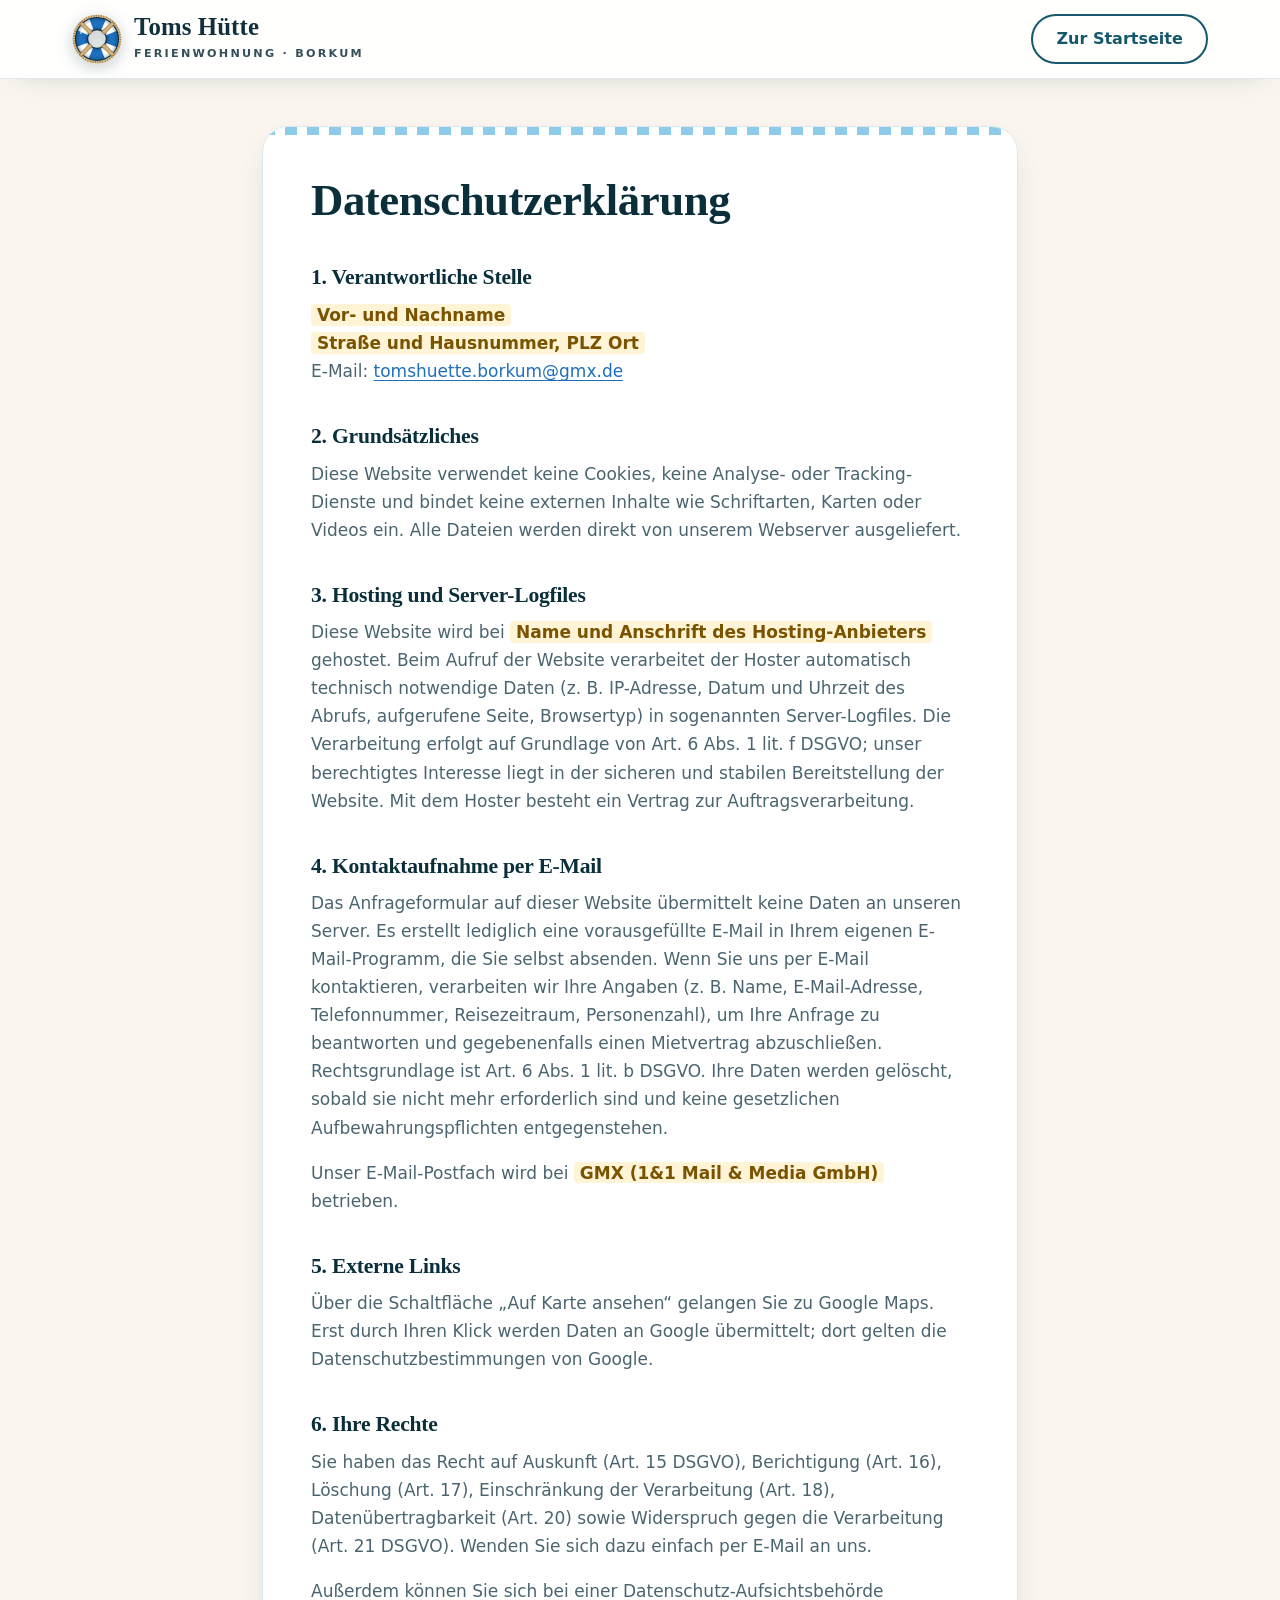
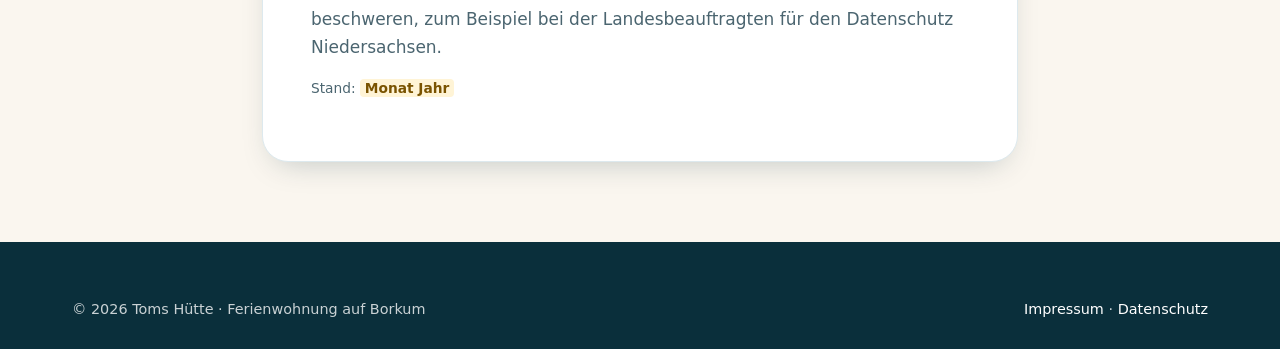
<file: datenschutz.html>
<!doctype html>
<html lang="de">
<head>
  <meta charset="utf-8">
  <meta name="viewport" content="width=device-width, initial-scale=1">
  <title>Datenschutz – Toms Hütte Borkum</title>
  <meta name="robots" content="noindex, follow">
  <meta name="theme-color" content="#15586b">
  <link rel="icon" href="images/favicon.svg" type="image/svg+xml">
  <link rel="stylesheet" href="css/style.css">
</head>
<body class="legal">
<header class="site-header is-solid">
  <div class="container header-inner">
    <a href="index.html" class="brand" aria-label="Toms Hütte – zur Startseite">
      <img class="brand-logo" src="images/favicon.svg" alt="" width="50" height="50">
      <span class="brand-text">
        <span class="brand-name">Toms Hütte</span>
        <span class="brand-sub">Ferienwohnung · Borkum</span>
      </span>
    </a>
    <a class="btn btn-outline" href="index.html">Zur Startseite</a>
  </div>
</header>

<main class="legal-page">
  <div class="container">
    <article class="legal-card">
      <h1>Datenschutzerklärung</h1>

      <h2>1. Verantwortliche Stelle</h2>
      <p>
        <span class="placeholder">Vor- und Nachname</span><br>
        <span class="placeholder">Straße und Hausnummer, PLZ Ort</span><br>
        E-Mail: <a href="mailto:tomshuette.borkum@gmx.de">tomshuette.borkum@gmx.de</a>
      </p>

      <h2>2. Grundsätzliches</h2>
      <p>Diese Website verwendet keine Cookies, keine Analyse- oder Tracking-Dienste und bindet keine externen Inhalte wie Schriftarten, Karten oder Videos ein. Alle Dateien werden direkt von unserem Webserver ausgeliefert.</p>

      <h2>3. Hosting und Server-Logfiles</h2>
      <p>Diese Website wird bei <span class="placeholder">Name und Anschrift des Hosting-Anbieters</span> gehostet. Beim Aufruf der Website verarbeitet der Hoster automatisch technisch notwendige Daten (z.&nbsp;B. IP-Adresse, Datum und Uhrzeit des Abrufs, aufgerufene Seite, Browsertyp) in sogenannten Server-Logfiles. Die Verarbeitung erfolgt auf Grundlage von Art.&nbsp;6 Abs.&nbsp;1 lit.&nbsp;f DSGVO; unser berechtigtes Interesse liegt in der sicheren und stabilen Bereitstellung der Website. Mit dem Hoster besteht ein Vertrag zur Auftragsverarbeitung.</p>

      <h2>4. Kontaktaufnahme per E-Mail</h2>
      <p>Das Anfrageformular auf dieser Website übermittelt keine Daten an unseren Server. Es erstellt lediglich eine vorausgefüllte E-Mail in Ihrem eigenen E-Mail-Programm, die Sie selbst absenden. Wenn Sie uns per E-Mail kontaktieren, verarbeiten wir Ihre Angaben (z.&nbsp;B. Name, E-Mail-Adresse, Telefonnummer, Reisezeitraum, Personenzahl), um Ihre Anfrage zu beantworten und gegebenenfalls einen Mietvertrag abzuschließen. Rechtsgrundlage ist Art.&nbsp;6 Abs.&nbsp;1 lit.&nbsp;b DSGVO. Ihre Daten werden gelöscht, sobald sie nicht mehr erforderlich sind und keine gesetzlichen Aufbewahrungspflichten entgegenstehen.</p>
      <p>Unser E-Mail-Postfach wird bei <span class="placeholder">GMX (1&amp;1 Mail &amp; Media GmbH)</span> betrieben.</p>

      <h2>5. Externe Links</h2>
      <p>Über die Schaltfläche „Auf Karte ansehen“ gelangen Sie zu Google Maps. Erst durch Ihren Klick werden Daten an Google übermittelt; dort gelten die Datenschutzbestimmungen von Google.</p>

      <h2>6. Ihre Rechte</h2>
      <p>Sie haben das Recht auf Auskunft (Art.&nbsp;15 DSGVO), Berichtigung (Art.&nbsp;16), Löschung (Art.&nbsp;17), Einschränkung der Verarbeitung (Art.&nbsp;18), Datenübertragbarkeit (Art.&nbsp;20) sowie Widerspruch gegen die Verarbeitung (Art.&nbsp;21 DSGVO). Wenden Sie sich dazu einfach per E-Mail an uns.</p>
      <p>Außerdem können Sie sich bei einer Datenschutz-Aufsichtsbehörde beschweren, zum Beispiel bei der Landesbeauftragten für den Datenschutz Niedersachsen.</p>

      <p class="small-print">Stand: <span class="placeholder">Monat Jahr</span></p>
    </article>
  </div>
</main>

<footer class="site-footer">
  <div class="container footer-bottom" style="margin-top:0;border-top:0;padding-top:0">
    <p>© <span data-year>2026</span> Toms Hütte · Ferienwohnung auf Borkum</p>
    <p><a href="impressum.html">Impressum</a><span aria-hidden="true"> · </span><a href="datenschutz.html">Datenschutz</a></p>
  </div>
</footer>
<script>document.querySelectorAll('[data-year]').forEach(function (el) { el.textContent = new Date().getFullYear(); });</script>
</body>
</html>
</file>
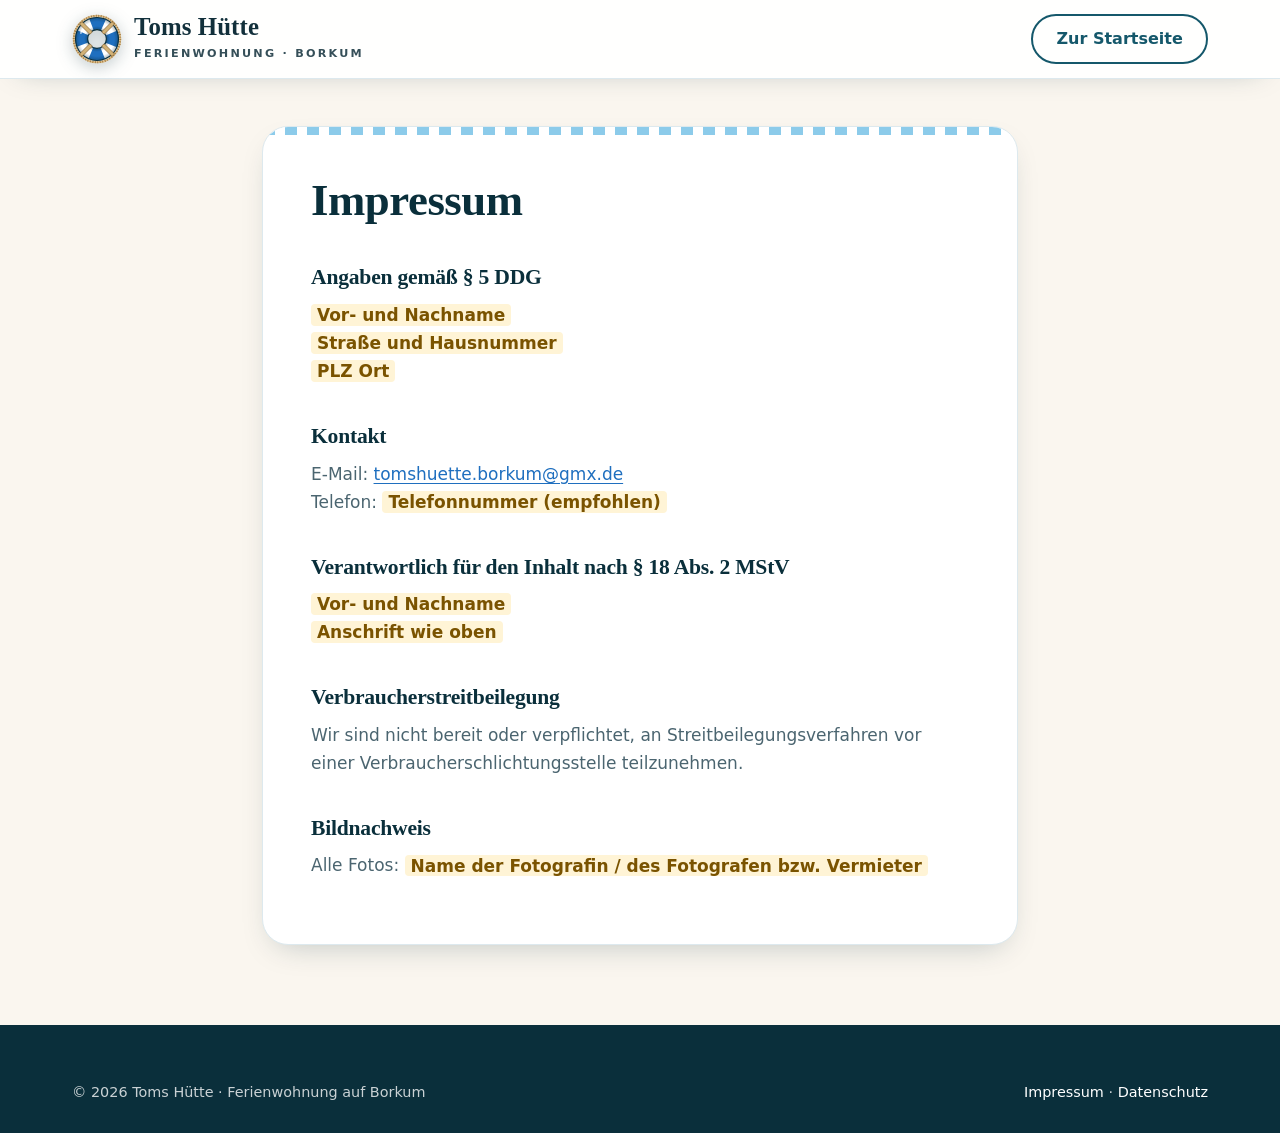
<file: impressum.html>
<!doctype html>
<html lang="de">
<head>
  <meta charset="utf-8">
  <meta name="viewport" content="width=device-width, initial-scale=1">
  <title>Impressum – Toms Hütte Borkum</title>
  <meta name="robots" content="noindex, follow">
  <meta name="theme-color" content="#15586b">
  <link rel="icon" href="images/favicon.svg" type="image/svg+xml">
  <link rel="stylesheet" href="css/style.css">
</head>
<body class="legal">
<header class="site-header is-solid">
  <div class="container header-inner">
    <a href="index.html" class="brand" aria-label="Toms Hütte – zur Startseite">
      <img class="brand-logo" src="images/favicon.svg" alt="" width="50" height="50">
      <span class="brand-text">
        <span class="brand-name">Toms Hütte</span>
        <span class="brand-sub">Ferienwohnung · Borkum</span>
      </span>
    </a>
    <a class="btn btn-outline" href="index.html">Zur Startseite</a>
  </div>
</header>

<main class="legal-page">
  <div class="container">
    <article class="legal-card">
      <h1>Impressum</h1>

      <h2>Angaben gemäß § 5 DDG</h2>
      <p>
        <span class="placeholder">Vor- und Nachname</span><br>
        <span class="placeholder">Straße und Hausnummer</span><br>
        <span class="placeholder">PLZ Ort</span>
      </p>

      <h2>Kontakt</h2>
      <p>
        E-Mail: <a href="mailto:tomshuette.borkum@gmx.de">tomshuette.borkum@gmx.de</a><br>
        Telefon: <span class="placeholder">Telefonnummer (empfohlen)</span>
      </p>

      <h2>Verantwortlich für den Inhalt nach § 18 Abs. 2 MStV</h2>
      <p>
        <span class="placeholder">Vor- und Nachname</span><br>
        <span class="placeholder">Anschrift wie oben</span>
      </p>

      <h2>Verbraucherstreitbeilegung</h2>
      <p>Wir sind nicht bereit oder verpflichtet, an Streitbeilegungsverfahren vor einer Verbraucherschlichtungsstelle teilzunehmen.</p>

      <h2>Bildnachweis</h2>
      <p>Alle Fotos: <span class="placeholder">Name der Fotografin / des Fotografen bzw. Vermieter</span></p>
    </article>
  </div>
</main>

<footer class="site-footer">
  <div class="container footer-bottom" style="margin-top:0;border-top:0;padding-top:0">
    <p>© <span data-year>2026</span> Toms Hütte · Ferienwohnung auf Borkum</p>
    <p><a href="impressum.html">Impressum</a><span aria-hidden="true"> · </span><a href="datenschutz.html">Datenschutz</a></p>
  </div>
</footer>
<script>document.querySelectorAll('[data-year]').forEach(function (el) { el.textContent = new Date().getFullYear(); });</script>
</body>
</html>
</file>
<file: css/style.css>
/* =========================================================
   Toms Hütte – Ferienwohnung auf Borkum
   Farbwelt aus der Wohnung: Petrol (Spannbettlaken), Hellblau-Streifen
   (Bettwäsche), kräftiges Blau (Handtücher), Mint (Wandbild), Sand (Sofa/Strand)
   ========================================================= */

:root {
  --petrol: #15586b;
  --petrol-700: #0f4656;
  --petrol-900: #0a2f3b;
  --blue: #1f6fbf;
  --blue-600: #185da3;
  --sky: #8ccbea;
  --sky-200: #cfe9f6;
  --sky-50: #f1f8fc;
  --mint: #a7d7c9;
  --sand: #d9c6a2;
  --sand-100: #f1e7d6;
  --sand-50: #faf6ef;
  --white: #ffffff;
  --ink: #12303b;
  --ink-soft: #4b6570;
  --line: #dde9ee;
  --danger: #b42318;

  --radius: 20px;
  --radius-lg: 26px;
  --shadow: 0 12px 32px -14px rgba(10, 47, 59, .28);
  --shadow-lg: 0 34px 70px -28px rgba(10, 47, 59, .45);

  --font-serif: "Iowan Old Style", "Palatino Linotype", Palatino, "Book Antiqua", Georgia, serif;
  --font-sans: system-ui, -apple-system, "Segoe UI", Roboto, "Helvetica Neue", Arial, sans-serif;

  --header-h: 78px;
  --container: 1200px;
  --stripes: repeating-linear-gradient(90deg, var(--sky) 0 12px, var(--white) 12px 22px);
}

/* ---------- Basis ---------- */
*, *::before, *::after { box-sizing: border-box; }

html {
  scroll-behavior: smooth;
  scroll-padding-top: calc(var(--header-h) + 8px);
  -webkit-text-size-adjust: 100%;
}

body {
  margin: 0;
  font-family: var(--font-sans);
  font-size: 1.0625rem;
  line-height: 1.65;
  color: var(--ink);
  background: var(--white);
  -webkit-font-smoothing: antialiased;
  overflow-x: clip;
}

body.no-scroll { overflow: hidden; }

img { display: block; max-width: 100%; height: auto; }

a { color: var(--blue); text-underline-offset: .18em; }

h1, h2, h3 {
  font-family: var(--font-serif);
  line-height: 1.15;
  margin: 0 0 .5em;
  color: var(--petrol-900);
  letter-spacing: -.01em;
}
h2 { font-size: clamp(2rem, 4.2vw, 2.9rem); }
h3 { font-size: 1.25rem; }
p { margin: 0 0 1em; }

button { font: inherit; }

:focus-visible { outline: 3px solid var(--sky); outline-offset: 3px; }

.container {
  width: 100%;
  max-width: var(--container);
  margin-inline: auto;
  padding-inline: 16px;
}
@media (min-width: 600px) { .container { padding-inline: 24px; } }
@media (min-width: 1024px) { .container { padding-inline: 32px; } }

.sprite { position: absolute; width: 0; height: 0; overflow: hidden; }

.icon {
  width: 1.25em;
  height: 1.25em;
  flex: none;
  fill: none;
  stroke: currentColor;
  stroke-width: 1.8;
  stroke-linecap: round;
  stroke-linejoin: round;
}

.skip-link {
  position: absolute;
  left: -9999px;
  top: 12px;
  z-index: 500;
  background: var(--white);
  color: var(--petrol-900);
  padding: .6em 1em;
  border-radius: 10px;
  font-weight: 600;
}
.skip-link:focus { left: 12px; }

/* ---------- Buttons ---------- */
.btn {
  display: inline-flex;
  align-items: center;
  justify-content: center;
  gap: .55em;
  padding: .85em 1.45em;
  border-radius: 999px;
  border: 2px solid transparent;
  font-weight: 650;
  font-size: 1rem;
  line-height: 1.2;
  text-decoration: none;
  cursor: pointer;
  transition: transform .2s ease, background-color .2s ease, color .2s ease, box-shadow .2s ease, border-color .2s ease;
  white-space: nowrap;
}
.btn:active { transform: translateY(1px); }
.btn-lg { padding: 1em 1.7em; font-size: 1.05rem; }
.btn-block { display: flex; width: 100%; }

.btn-primary {
  background: var(--blue);
  color: var(--white);
  box-shadow: 0 12px 26px -12px rgba(31, 111, 191, .8);
}
.btn-primary:hover { background: var(--blue-600); transform: translateY(-2px); }

.btn-ghost {
  color: var(--white);
  border-color: rgba(255, 255, 255, .7);
  background: rgba(255, 255, 255, .1);
  backdrop-filter: blur(6px);
}
.btn-ghost:hover { background: rgba(255, 255, 255, .22); }

.btn-outline { color: var(--petrol); border-color: var(--petrol); background: transparent; }
.btn-outline:hover { background: var(--petrol); color: var(--white); }

.btn-link { background: none; color: var(--petrol); padding-inline: .6em; text-decoration: underline; }

.btn-row { display: flex; flex-wrap: wrap; gap: 12px; }
.btn-row.center { justify-content: center; }

.text-link {
  display: inline-flex;
  align-items: center;
  gap: .4em;
  font-weight: 650;
  text-decoration: none;
  color: var(--blue);
}
.text-link .icon { transition: transform .2s; }
.text-link:hover .icon { transform: translateX(4px); }

/* ---------- Header ---------- */
.site-header {
  position: fixed;
  inset: 0 0 auto;
  z-index: 100;
  height: var(--header-h);
  color: var(--white);
  transition: background-color .3s ease, box-shadow .3s ease, color .3s ease;
}
.site-header.is-solid {
  background: rgba(255, 255, 255, .94);
  backdrop-filter: saturate(1.4) blur(12px);
  -webkit-backdrop-filter: saturate(1.4) blur(12px);
  color: var(--ink);
  box-shadow: 0 1px 0 var(--line), 0 10px 30px -20px rgba(10, 47, 59, .35);
}

.header-inner {
  height: 100%;
  display: flex;
  align-items: center;
  justify-content: space-between;
  gap: 24px;
}

.brand {
  display: inline-flex;
  align-items: center;
  gap: 12px;
  color: inherit;
  text-decoration: none;
}
.brand-logo {
  width: 50px;
  height: 50px;
  flex: none;
  filter: drop-shadow(0 4px 8px rgba(10, 47, 59, .25));
  transition: transform .6s cubic-bezier(.2, .8, .2, 1);
}
.brand:hover .brand-logo { transform: rotate(45deg); }
.brand-name {
  display: block;
  font-family: var(--font-serif);
  font-weight: 700;
  font-size: 1.55rem;
  line-height: 1;
  letter-spacing: .005em;
}
.brand-sub {
  display: block;
  margin-top: 5px;
  font-size: .7rem;
  font-weight: 600;
  letter-spacing: .2em;
  text-transform: uppercase;
  opacity: .85;
}

.main-nav { display: flex; align-items: center; gap: 30px; }
.main-nav ul { display: flex; gap: 26px; list-style: none; margin: 0; padding: 0; }
.main-nav ul a {
  position: relative;
  display: block;
  padding: 6px 0;
  color: inherit;
  font-weight: 550;
  font-size: .98rem;
  text-decoration: none;
}
.main-nav ul a::after {
  content: "";
  position: absolute;
  left: 0; right: 0; bottom: 0;
  height: 2px;
  border-radius: 2px;
  background: currentColor;
  transform: scaleX(0);
  transform-origin: left;
  transition: transform .25s ease;
}
.main-nav ul a:hover::after,
.main-nav ul a[aria-current="true"]::after { transform: scaleX(1); }
.nav-cta { padding: .7em 1.2em; }

.nav-toggle {
  display: none;
  width: 46px;
  height: 46px;
  border: 0;
  border-radius: 12px;
  background: transparent;
  color: inherit;
  cursor: pointer;
  position: relative;
}
.nav-toggle span {
  position: absolute;
  left: 12px; right: 12px;
  height: 2px;
  border-radius: 2px;
  background: currentColor;
  transition: transform .3s ease, opacity .2s ease, top .3s ease;
}
.nav-toggle span:nth-child(1) { top: 15px; }
.nav-toggle span:nth-child(2) { top: 22px; }
.nav-toggle span:nth-child(3) { top: 29px; }
.nav-toggle[aria-expanded="true"] span:nth-child(1) { top: 22px; transform: rotate(45deg); }
.nav-toggle[aria-expanded="true"] span:nth-child(2) { opacity: 0; }
.nav-toggle[aria-expanded="true"] span:nth-child(3) { top: 22px; transform: rotate(-45deg); }

@media (max-width: 980px) {
  :root { --header-h: 70px; }
  .brand-logo { width: 44px; height: 44px; }
  .brand-name { font-size: 1.4rem; }
  .nav-toggle { display: inline-block; }

  .main-nav {
    position: fixed;
    top: var(--header-h);
    left: 0; right: 0;
    flex-direction: column;
    align-items: stretch;
    gap: 0;
    padding: 8px 16px 24px;
    max-height: calc(100dvh - var(--header-h));
    overflow-y: auto;
    background: var(--white);
    color: var(--ink);
    box-shadow: 0 24px 40px -24px rgba(10, 47, 59, .45);
    opacity: 0;
    visibility: hidden;
    transform: translateY(-10px);
    transition: opacity .25s ease, transform .25s ease, visibility 0s linear .25s;
  }
  .main-nav.is-open {
    opacity: 1;
    visibility: visible;
    transform: none;
    transition: opacity .25s ease, transform .25s ease;
  }
  .main-nav ul { flex-direction: column; gap: 0; }
  .main-nav ul a { padding: 15px 4px; font-size: 1.1rem; border-bottom: 1px solid var(--line); }
  .main-nav ul a::after { display: none; }
  .nav-cta { margin-top: 18px; padding: 1em; }
}

/* ---------- Hero ---------- */
.hero {
  position: relative;
  isolation: isolate;
  min-height: clamp(640px, 92svh, 900px);
  display: flex;
  align-items: center;
  padding: calc(var(--header-h) + 40px) 0 clamp(130px, 13vw, 190px);
  color: var(--white);
  overflow: hidden;
}
.hero-media { position: absolute; inset: 0; z-index: -2; overflow: hidden; }
.hero-media img {
  width: 100%;
  height: 100%;
  object-fit: cover;
  object-position: 50% 48%;
  animation: hero-zoom 22s ease-out both;
}
@keyframes hero-zoom { from { transform: scale(1.12); } to { transform: scale(1); } }

.hero::after {
  content: "";
  position: absolute;
  inset: 0;
  z-index: -1;
  background:
    linear-gradient(180deg, rgba(10, 47, 59, .5) 0%, rgba(10, 47, 59, 0) 24%),
    linear-gradient(90deg, rgba(10, 47, 59, .6) 0%, rgba(10, 47, 59, .3) 48%, rgba(10, 47, 59, 0) 100%),
    linear-gradient(0deg, rgba(10, 47, 59, .4) 0%, rgba(10, 47, 59, 0) 40%);
}

.hero-grid {
  display: grid;
  grid-template-columns: minmax(0, 1.35fr) minmax(0, .8fr);
  gap: clamp(32px, 5vw, 72px);
  align-items: end;
}

.hero-eyebrow {
  display: inline-flex;
  align-items: center;
  gap: .5em;
  margin: 0;
  padding: .45em 1em;
  border-radius: 999px;
  background: rgba(255, 255, 255, .14);
  border: 1px solid rgba(255, 255, 255, .3);
  backdrop-filter: blur(8px);
  font-size: .9rem;
  font-weight: 600;
  letter-spacing: .02em;
}

.hero h1 {
  margin: .35em 0 .35em;
  color: var(--white);
  font-size: clamp(3.3rem, 9vw, 6.6rem);
  line-height: .95;
  text-shadow: 0 6px 34px rgba(0, 0, 0, .25);
}
.hero h1 small {
  display: block;
  margin-top: .45em;
  font-family: var(--font-sans);
  font-size: clamp(1.15rem, 2.2vw, 1.55rem);
  font-weight: 500;
  letter-spacing: .01em;
  line-height: 1.25;
  opacity: .95;
}
.hero .lead {
  max-width: 34em;
  font-size: clamp(1.05rem, 1.5vw, 1.2rem);
  opacity: .95;
}

.hero-actions { display: flex; flex-wrap: wrap; gap: 12px; margin: 30px 0 0; }

/* Buchungs-Widget im Hero */
.booking-card {
  position: relative;
  overflow: hidden;
  border-radius: var(--radius-lg);
  background: var(--white);
  color: var(--ink);
  box-shadow: 0 40px 80px -30px rgba(4, 24, 31, .65), 0 0 0 1px rgba(255, 255, 255, .5);
  animation: rise .9s .2s cubic-bezier(.2, .8, .2, 1) both;
}
@keyframes rise { from { opacity: 0; transform: translateY(26px); } to { opacity: 1; transform: none; } }

.booking-head {
  position: relative;
  display: flex;
  align-items: center;
  justify-content: space-between;
  gap: 16px;
  padding: 24px 26px 28px;
  background:
    radial-gradient(120% 140% at 100% 0%, rgba(140, 203, 234, .35) 0%, rgba(140, 203, 234, 0) 55%),
    linear-gradient(135deg, var(--petrol) 0%, var(--petrol-900) 100%);
  color: var(--white);
}
.booking-head::after {
  content: "";
  position: absolute;
  inset: auto 0 0;
  height: 8px;
  background: var(--stripes);
}
.booking-kicker {
  margin: 0 0 8px;
  font-size: .74rem;
  font-weight: 700;
  letter-spacing: .18em;
  text-transform: uppercase;
  color: var(--sky);
}
.booking-price { display: flex; align-items: baseline; gap: 8px; margin: 0; line-height: 1; }
.booking-price strong { font-family: var(--font-serif); font-size: clamp(2.6rem, 4.4vw, 3.3rem); font-weight: 700; }
.booking-price span { font-weight: 600; opacity: .85; }
.booking-fee { margin: 8px 0 0; font-size: .92rem; opacity: .85; }
.booking-ring {
  width: 74px; height: 74px;
  flex: none;
  filter: drop-shadow(0 8px 14px rgba(0, 0, 0, .35));
  animation: bob 6s ease-in-out infinite;
}

.booking-body { padding: 22px 24px 20px; }

.bf-group {
  display: grid;
  grid-template-columns: 1fr 1fr;
  border: 1.5px solid #cfdfe6;
  border-radius: 16px;
  overflow: hidden;
  background: var(--white);
}
.bf-field {
  position: relative;
  display: flex;
  flex-direction: column;
  gap: 2px;
  min-width: 0;
  padding: 10px 14px 8px;
  transition: background-color .2s;
}
.bf-field:first-child { border-right: 1.5px solid #cfdfe6; }
.bf-field:focus-within { background: var(--sky-50); }
.bf-field:focus-within::after {
  content: "";
  position: absolute;
  inset: 0;
  border: 2px solid var(--blue);
  pointer-events: none;
}
.bf-field label {
  display: inline-flex;
  align-items: center;
  gap: 6px;
  font-size: .7rem;
  font-weight: 750;
  letter-spacing: .12em;
  text-transform: uppercase;
  color: var(--petrol);
}
.bf-field label .icon { width: 1.3em; height: 1.3em; }
.bf-field input[type="date"] {
  width: 100%;
  min-width: 0;
  min-height: 30px;
  padding: 0;
  border: 0;
  background: transparent;
  color: var(--ink);
  font: inherit;
  font-size: 16px;
  font-weight: 600;
  -webkit-appearance: none;
  appearance: none;
}
.bf-field input[type="date"]:focus { outline: none; }
.bf-field input::-webkit-date-and-time-value { text-align: left; }
.bf-field input::-webkit-calendar-picker-indicator { cursor: pointer; opacity: .55; }
.bf-field--row {
  grid-column: 1 / -1;
  flex-direction: row;
  align-items: center;
  justify-content: space-between;
  padding: 10px 10px 10px 14px;
  border-top: 1.5px solid #cfdfe6;
}

.stepper { display: flex; align-items: center; gap: 4px; }
.stepper button {
  display: grid;
  place-items: center;
  width: 34px; height: 34px;
  padding: 0;
  border: 1.5px solid #cfdfe6;
  border-radius: 50%;
  background: var(--white);
  color: var(--petrol);
  font-size: 1.25rem;
  line-height: 1;
  cursor: pointer;
  transition: border-color .2s, background-color .2s, color .2s;
}
.stepper button:hover { border-color: var(--blue); color: var(--blue); }
.stepper button:disabled { opacity: .35; cursor: default; }
.stepper input {
  width: 38px;
  padding: 0;
  border: 0;
  background: transparent;
  text-align: center;
  font: inherit;
  font-size: 1.05rem;
  font-weight: 700;
  color: var(--ink);
  -moz-appearance: textfield;
  appearance: textfield;
}
.stepper input::-webkit-outer-spin-button,
.stepper input::-webkit-inner-spin-button { -webkit-appearance: none; margin: 0; }
.stepper input:focus { outline: none; }

.booking-total {
  display: flex;
  align-items: baseline;
  justify-content: space-between;
  gap: 12px;
  margin: 16px 2px;
  color: var(--ink-soft);
  font-size: .93rem;
}
.booking-total strong {
  font-family: var(--font-serif);
  font-size: 1.75rem;
  line-height: 1;
  color: var(--blue);
  white-space: nowrap;
}

.booking-note {
  display: flex;
  flex-wrap: wrap;
  align-items: center;
  justify-content: center;
  gap: 4px 6px;
  margin: 12px 0 0;
  font-size: .84rem;
  color: var(--ink-soft);
}
.booking-note .icon { width: 1.1em; height: 1.1em; color: #2e9b6a; stroke-width: 2.4; }
.booking-note span + .icon { color: var(--blue); stroke-width: 1.8; }

/* Scroll-Hinweis */
.scroll-cue {
  position: absolute;
  left: 50%;
  bottom: calc(clamp(56px, 7vw, 96px) + 18px);
  z-index: 2;
  display: flex;
  flex-direction: column;
  align-items: center;
  gap: 8px;
  color: var(--white);
  font-size: .74rem;
  font-weight: 700;
  letter-spacing: .18em;
  text-transform: uppercase;
  text-decoration: none;
  text-shadow: 0 2px 10px rgba(0, 0, 0, .35);
  transform: translateX(-50%);
}
.scroll-cue .icon {
  width: 44px; height: 44px;
  padding: 10px;
  border-radius: 50%;
  border: 1.5px solid rgba(255, 255, 255, .75);
  background: rgba(255, 255, 255, .14);
  backdrop-filter: blur(6px);
  stroke-width: 2.4;
  animation: nudge 1.8s ease-in-out infinite;
}
.scroll-cue:hover .icon { background: rgba(255, 255, 255, .3); }
.scroll-cue span { position: absolute; width: 1px; height: 1px; overflow: hidden; clip-path: inset(50%); white-space: nowrap; }
@keyframes nudge { 0%, 100% { transform: translateY(0); } 50% { transform: translateY(7px); } }

.hero-wave {
  position: absolute;
  left: 0; bottom: -1px;
  width: 100%;
  height: clamp(54px, 8vw, 120px);
}
.hero-wave .wave-back { fill: var(--sky); opacity: .5; }
.hero-wave .wave-front { fill: var(--white); }

/* Eckdaten-Leiste: ragt in den Hero hinein und zeigt, dass es weitergeht */
.facts-wrap { position: relative; z-index: 3; margin-top: clamp(-96px, -7vw, -56px); }
.facts-bar {
  display: grid;
  grid-template-columns: repeat(5, minmax(0, 1fr));
  margin: 0;
  padding: 10px;
  list-style: none;
  border-radius: 24px;
  background: var(--white);
  box-shadow: 0 30px 60px -30px rgba(10, 47, 59, .45), 0 0 0 1px var(--line);
}
.facts-bar li {
  display: flex;
  align-items: center;
  gap: 14px;
  min-width: 0;
  padding: 14px 16px;
}
.facts-bar li + li { border-left: 1px solid var(--line); }
.fact-ic {
  display: grid;
  place-items: center;
  width: 46px; height: 46px;
  flex: none;
  border-radius: 14px;
  background: var(--sky-50);
  border: 1px solid var(--sky-200);
  color: var(--petrol);
}
.fact-ic .icon { width: 24px; height: 24px; }
.facts-bar strong { display: block; font-size: 1rem; color: var(--petrol-900); line-height: 1.25; }
.facts-bar small { display: block; font-size: .85rem; color: var(--ink-soft); line-height: 1.3; }

@media (max-width: 1080px) {
  .facts-bar li { flex-direction: column; gap: 8px; padding: 12px 8px; text-align: center; }
}
@media (max-width: 900px) {
  .hero { align-items: flex-end; padding-top: calc(var(--header-h) + 32px); }
  .hero-grid { grid-template-columns: 1fr; }
  .hero::after {
    background:
      linear-gradient(180deg, rgba(10, 47, 59, .5) 0%, rgba(10, 47, 59, .15) 28%, rgba(10, 47, 59, .45) 58%, rgba(10, 47, 59, .78) 100%);
  }
  .booking-card { width: 100%; max-width: 480px; }
  .scroll-cue { display: none; }
}
@media (max-width: 640px) {
  .facts-wrap { margin-top: -40px; }
  .facts-bar { grid-template-columns: repeat(6, minmax(0, 1fr)); padding: 6px; border-radius: 20px; }
  .facts-bar li { grid-column: span 2; padding: 12px 4px; }
  .facts-bar li:nth-child(4), .facts-bar li:nth-child(5) { grid-column: span 3; border-top: 1px solid var(--line); }
  .facts-bar li:nth-child(4) { border-left: 0; }
  .fact-ic { width: 40px; height: 40px; border-radius: 12px; }
  .facts-bar strong { font-size: .92rem; }
  .facts-bar small { font-size: .78rem; }
}
@media (max-width: 520px) {
  .hero-actions .btn { width: 100%; }
  .booking-head { padding: 20px 20px 26px; }
  .booking-body { padding: 18px 16px 16px; }
  .booking-ring { width: 60px; height: 60px; }
  .bf-field { padding-inline: 12px; }
}
@media (max-height: 700px) and (min-width: 901px) { .scroll-cue { display: none; } }

/* ---------- Sektionen allgemein ---------- */
.section { padding: clamp(72px, 9vw, 120px) 0; }

.section-head { max-width: 680px; margin-bottom: clamp(36px, 5vw, 56px); }
.section-head.center { margin-inline: auto; text-align: center; }
.section-head p:last-child { color: var(--ink-soft); font-size: 1.08rem; margin-bottom: 0; }

.eyebrow {
  display: inline-flex;
  align-items: center;
  gap: 12px;
  margin: 0 0 14px;
  font-size: .8rem;
  font-weight: 700;
  letter-spacing: .18em;
  text-transform: uppercase;
  color: var(--blue);
}
.eyebrow::before {
  content: "";
  width: 36px;
  height: 10px;
  border-radius: 3px;
  background: repeating-linear-gradient(90deg, var(--sky) 0 5px, transparent 5px 9px);
}
.eyebrow--light { color: var(--sky); }

/* ---------- Wohnung / Intro ---------- */
.intro { padding-top: clamp(56px, 7vw, 96px); }
.intro-grid {
  display: grid;
  grid-template-columns: minmax(0, 1.05fr) minmax(0, 1fr);
  gap: clamp(40px, 6vw, 90px);
  align-items: center;
}
.intro-text > p { color: var(--ink-soft); }

.room-list { list-style: none; margin: 28px 0 30px; padding: 0; display: grid; gap: 12px; }
.room-list li { display: flex; align-items: center; gap: 14px; font-weight: 550; }
.room-ic {
  display: grid;
  place-items: center;
  width: 42px; height: 42px;
  flex: none;
  border-radius: 12px;
  background: var(--sky-50);
  border: 1px solid var(--sky-200);
  color: var(--petrol);
}

.collage { position: relative; padding: 0 0 16% 16%; }
.collage button {
  display: block;
  padding: 0;
  border: 0;
  background: none;
  cursor: zoom-in;
  overflow: hidden;
}
.collage img { width: 100%; height: 100%; object-fit: cover; transition: transform .6s ease; }
.collage button:hover img { transform: scale(1.04); }
.collage-main {
  width: 100%;
  aspect-ratio: 4 / 5;
  border-radius: var(--radius-lg);
  box-shadow: var(--shadow-lg);
}
.collage-sub {
  position: absolute;
  left: 0; bottom: 0;
  width: 46%;
  aspect-ratio: 3 / 4;
  border-radius: var(--radius);
  border: 6px solid var(--white) !important;
  box-shadow: var(--shadow);
}

/* Rettungsring-Badge */
.ring-badge {
  position: absolute;
  top: -22px; right: -14px;
  width: 124px; height: 124px;
  padding: 16px;
  border-radius: 50%;
  background: conic-gradient(from -22.5deg,
    var(--blue) 0 45deg, var(--white) 0 90deg,
    var(--blue) 0 135deg, var(--white) 0 180deg,
    var(--blue) 0 225deg, var(--white) 0 270deg,
    var(--blue) 0 315deg, var(--white) 0 360deg);
  box-shadow: 0 0 0 2px var(--petrol-700), var(--shadow);
  animation: bob 5s ease-in-out infinite;
}
.ring-badge-inner {
  width: 100%; height: 100%;
  display: grid;
  place-content: center;
  text-align: center;
  border-radius: 50%;
  background: var(--petrol);
  box-shadow: 0 0 0 2px var(--petrol-700);
  color: var(--white);
  line-height: 1;
}
.ring-badge-inner strong { font-family: var(--font-serif); font-size: 1.75rem; }
.ring-badge-inner span { font-size: .8rem; font-weight: 600; opacity: .9; }
@keyframes bob { 0%, 100% { transform: translateY(0) rotate(0); } 50% { transform: translateY(-8px) rotate(6deg); } }

@media (max-width: 900px) {
  .intro-grid { grid-template-columns: 1fr; }
  .collage { max-width: 520px; margin-inline: auto; width: 100%; }
  .ring-badge { right: 0; top: -16px; width: 104px; height: 104px; padding: 13px; }
  .ring-badge-inner strong { font-size: 1.45rem; }
}

/* ---------- Ausstattung ---------- */
.features { background: var(--sky-50); position: relative; }
.features::before {
  content: "";
  position: absolute;
  inset: 0 0 auto;
  height: 6px;
  background: var(--stripes);
  opacity: .8;
}

.feature-grid { display: grid; grid-template-columns: repeat(4, minmax(0, 1fr)); gap: 18px; }
.feature {
  padding: 26px 24px;
  border-radius: var(--radius);
  background: var(--white);
  border: 1px solid var(--line);
  transition: transform .3s ease, box-shadow .3s ease, border-color .3s ease;
}
.feature:hover { transform: translateY(-4px); box-shadow: var(--shadow); border-color: var(--sky-200); }
.feature-icon {
  display: grid;
  place-items: center;
  width: 54px; height: 54px;
  margin-bottom: 18px;
  border-radius: 16px;
  background: linear-gradient(135deg, var(--petrol) 0%, var(--blue) 100%);
  color: var(--white);
  box-shadow: 0 10px 20px -10px rgba(21, 88, 107, .8);
}
.feature-icon .icon { width: 26px; height: 26px; }
.feature h3 { font-family: var(--font-sans); font-size: 1.06rem; font-weight: 700; margin-bottom: .35em; letter-spacing: 0; }
.feature p { margin: 0; color: var(--ink-soft); font-size: .95rem; line-height: 1.55; }

.notice {
  display: flex;
  align-items: center;
  justify-content: center;
  gap: 10px;
  width: fit-content;
  max-width: 100%;
  margin: 36px auto 0;
  padding: .75em 1.3em;
  border-radius: 999px;
  background: var(--white);
  border: 1px solid var(--sand);
  color: var(--petrol-900);
  font-weight: 550;
  font-size: .97rem;
}
.notice .icon { color: var(--petrol); }

@media (max-width: 1080px) { .feature-grid { grid-template-columns: repeat(2, minmax(0, 1fr)); } }
@media (max-width: 600px) {
  .feature-grid { grid-template-columns: 1fr; gap: 12px; }
  .feature { display: grid; grid-template-columns: auto 1fr; column-gap: 16px; padding: 18px; }
  .feature-icon { grid-row: span 2; margin: 0; width: 48px; height: 48px; border-radius: 14px; }
  .feature h3 { margin-bottom: .15em; }
  .notice { border-radius: 16px; text-align: left; }
}

/* ---------- Galerie ---------- */
.gallery-grid {
  display: grid;
  grid-template-columns: repeat(3, minmax(0, 1fr));
  gap: 16px;
  list-style: none;
  margin: 0;
  padding: 0;
}
.g-item {
  position: relative;
  display: block;
  width: 100%;
  aspect-ratio: 4 / 5;
  padding: 0;
  border: 0;
  border-radius: var(--radius);
  overflow: hidden;
  background: var(--sky-50);
  cursor: zoom-in;
}
.g-item img { width: 100%; height: 100%; object-fit: cover; transition: transform .7s cubic-bezier(.2, .8, .2, 1); }
.g-item:hover img, .g-item:focus-visible img { transform: scale(1.06); }
.g-overlay {
  position: absolute;
  inset: auto 0 0;
  display: flex;
  align-items: flex-end;
  justify-content: space-between;
  gap: 12px;
  padding: 50px 20px 18px;
  background: linear-gradient(0deg, rgba(10, 47, 59, .82) 0%, rgba(10, 47, 59, 0) 100%);
  color: var(--white);
  text-align: left;
}
.g-caption { font-family: var(--font-serif); font-size: 1.3rem; font-weight: 700; line-height: 1.2; }
.g-overlay .icon {
  width: 40px; height: 40px;
  padding: 9px;
  border-radius: 50%;
  background: rgba(255, 255, 255, .18);
  backdrop-filter: blur(6px);
  transition: background-color .25s, transform .25s;
}
.g-item:hover .g-overlay .icon { background: var(--blue); transform: scale(1.08); }

@media (max-width: 760px) {
  .gallery-grid { grid-template-columns: repeat(2, minmax(0, 1fr)); gap: 10px; }
  .g-item { border-radius: 16px; }
  .g-overlay { padding: 36px 12px 12px; }
  .g-caption { font-size: 1.02rem; }
  .g-overlay .icon { width: 32px; height: 32px; padding: 7px; }
}

/* ---------- Wellen-Trenner ---------- */
.divider { background: var(--from); line-height: 0; margin-bottom: -1px; }
.divider svg { display: block; width: 100%; height: clamp(40px, 6vw, 90px); }
.divider path { fill: var(--to); }

/* ---------- Preise ---------- */
.pricing {
  position: relative;
  isolation: isolate;
  background: var(--petrol);
  color: var(--white);
  padding-top: clamp(48px, 6vw, 80px);
  padding-bottom: clamp(56px, 7vw, 96px);
}
.pricing::before {
  content: "";
  position: absolute;
  inset: 0;
  z-index: -1;
  background: repeating-linear-gradient(90deg, rgba(255, 255, 255, .035) 0 28px, transparent 28px 64px);
  -webkit-mask-image: linear-gradient(180deg, transparent 0%, #000 18%, #000 82%, transparent 100%);
  mask-image: linear-gradient(180deg, transparent 0%, #000 18%, #000 82%, transparent 100%);
}
.pricing h2 { color: var(--white); }
.pricing .section-head p:last-child { color: rgba(255, 255, 255, .82); }

.pricing-grid {
  display: grid;
  grid-template-columns: minmax(0, 1.1fr) minmax(0, 1fr);
  gap: clamp(24px, 4vw, 48px);
  align-items: start;
}

.price-card {
  position: relative;
  overflow: hidden;
  padding: clamp(26px, 4vw, 40px);
  border-radius: var(--radius-lg);
  background: var(--white);
  color: var(--ink);
  box-shadow: 0 40px 80px -40px rgba(0, 0, 0, .55);
}
.price-card::before {
  content: "";
  position: absolute;
  inset: 0 0 auto;
  height: 8px;
  background: var(--stripes);
}
.price-rows { display: grid; }
.price-row {
  display: flex;
  align-items: center;
  justify-content: space-between;
  gap: 16px;
  padding: 18px 0;
  border-bottom: 1px dashed var(--line);
}
.price-row:first-child { padding-top: 6px; }
.price-label { margin: 0; font-weight: 700; font-size: 1.1rem; color: var(--petrol-900); }
.price-hint { margin: 0; font-size: .92rem; color: var(--ink-soft); }
.price-value {
  margin: 0;
  font-family: var(--font-serif);
  font-size: clamp(2.1rem, 4vw, 2.7rem);
  font-weight: 700;
  line-height: 1;
  color: var(--petrol);
  white-space: nowrap;
}

.calc {
  margin: 24px 0 18px;
  padding: 20px 22px;
  border-radius: 18px;
  background: var(--sky-50);
  border: 1px solid var(--sky-200);
}
.calc-label { display: block; margin-bottom: 12px; font-weight: 650; color: var(--petrol-900); }
.calc-result {
  display: flex;
  flex-wrap: wrap;
  align-items: baseline;
  justify-content: space-between;
  gap: 6px 16px;
  margin-top: 12px;
  color: var(--ink-soft);
}
.calc-result strong { color: var(--petrol-900); }
.calc-total { font-size: 1.05rem; }
.calc-total strong { font-family: var(--font-serif); font-size: 1.9rem; color: var(--blue); }

input[type="range"] {
  --p: 30%;
  width: 100%;
  height: 28px;
  margin: 0;
  background: transparent;
  -webkit-appearance: none;
  appearance: none;
  cursor: pointer;
}
input[type="range"]::-webkit-slider-runnable-track {
  height: 8px;
  border-radius: 999px;
  background: linear-gradient(90deg, var(--blue) var(--p), var(--sky-200) var(--p));
}
input[type="range"]::-moz-range-track { height: 8px; border-radius: 999px; background: var(--sky-200); }
input[type="range"]::-moz-range-progress { height: 8px; border-radius: 999px; background: var(--blue); }
input[type="range"]::-webkit-slider-thumb {
  -webkit-appearance: none;
  width: 26px; height: 26px;
  margin-top: -9px;
  border-radius: 50%;
  background: var(--white);
  border: 6px solid var(--blue);
  box-shadow: 0 4px 10px rgba(10, 47, 59, .3);
}
input[type="range"]::-moz-range-thumb {
  width: 14px; height: 14px;
  border-radius: 50%;
  background: var(--white);
  border: 6px solid var(--blue);
  box-shadow: 0 4px 10px rgba(10, 47, 59, .3);
}

.small-print { font-size: .86rem; color: var(--ink-soft); line-height: 1.5; }

.pricing-side { display: grid; gap: 20px; }

.quote-card {
  margin: 0;
  padding: clamp(26px, 4vw, 38px);
  border-radius: var(--radius-lg);
  background: rgba(255, 255, 255, .08);
  border: 1px solid rgba(255, 255, 255, .18);
}
.quote-mark { width: 44px; height: 33px; fill: var(--sky); margin-bottom: 16px; }
.quote-card blockquote {
  margin: 0 0 14px;
  font-family: var(--font-serif);
  font-size: clamp(1.55rem, 3vw, 2.1rem);
  line-height: 1.25;
  color: var(--white);
}
.quote-card figcaption { color: rgba(255, 255, 255, .75); font-size: .95rem; }

.good-to-know {
  padding: clamp(24px, 3.5vw, 32px);
  border-radius: var(--radius-lg);
  background: var(--petrol-700);
  border: 1px solid rgba(255, 255, 255, .1);
}
.good-to-know h3 { color: var(--white); margin-bottom: 14px; }
.good-to-know ul { list-style: none; margin: 0; padding: 0; display: grid; gap: 12px; }
.good-to-know li { display: flex; align-items: flex-start; gap: 12px; color: rgba(255, 255, 255, .9); }
.good-to-know .icon { margin-top: 2px; color: var(--sky); }

@media (max-width: 900px) { .pricing-grid { grid-template-columns: 1fr; } }

/* ---------- Lage ---------- */
.location { background: var(--sand-50); }
.location-grid {
  display: grid;
  grid-template-columns: minmax(0, .9fr) minmax(0, 1.1fr);
  gap: clamp(36px, 6vw, 80px);
  align-items: center;
}
.location-media {
  position: relative;
  aspect-ratio: 4 / 5;
  border-radius: var(--radius-lg);
  overflow: hidden;
  box-shadow: var(--shadow-lg);
}
.location-media img { width: 100%; height: 100%; object-fit: cover; }
.address-card {
  position: absolute;
  left: 18px; right: 18px; bottom: 18px;
  display: flex;
  align-items: center;
  gap: 14px;
  padding: 16px 18px;
  border-radius: 18px;
  background: rgba(255, 255, 255, .95);
  backdrop-filter: blur(10px);
  box-shadow: var(--shadow);
}
.address-card strong { display: block; font-family: var(--font-serif); font-size: 1.15rem; color: var(--petrol-900); line-height: 1.2; }
.address-card span { font-size: .93rem; color: var(--ink-soft); }
.address-ic {
  display: grid;
  place-items: center;
  width: 46px; height: 46px;
  flex: none;
  border-radius: 50%;
  background: var(--blue);
  color: var(--white) !important;
}

.location-text > p { color: var(--ink-soft); }
.info-cards { display: grid; gap: 12px; margin: 26px 0 30px; }
.info-card {
  display: grid;
  grid-template-columns: auto 1fr;
  gap: 16px;
  padding: 18px 20px;
  border-radius: 18px;
  background: var(--white);
  border: 1px solid var(--sand-100);
}
.info-card h3 { font-family: var(--font-sans); font-size: 1.02rem; font-weight: 700; margin-bottom: .2em; letter-spacing: 0; }
.info-card p { margin: 0; font-size: .95rem; color: var(--ink-soft); line-height: 1.55; }
.info-card .ic {
  display: grid;
  place-items: center;
  width: 46px; height: 46px;
  border-radius: 14px;
  background: var(--sand-100);
  color: var(--petrol);
}
.info-card .ic .icon { width: 24px; height: 24px; }

@media (max-width: 900px) {
  .location-grid { grid-template-columns: 1fr; }
  .location-media { aspect-ratio: 4 / 3.4; }
  .location-media img { object-position: 50% 55%; }
}
@media (max-width: 520px) { .location .btn-row .btn { flex: 1 1 100%; } }

/* ---------- Anfrage ---------- */
.inquiry-grid {
  display: grid;
  grid-template-columns: minmax(0, .9fr) minmax(0, 1.1fr);
  gap: clamp(36px, 6vw, 80px);
  align-items: start;
}
.inquiry-text > p { color: var(--ink-soft); }
.inquiry-text h2 { font-size: clamp(2rem, 3.6vw, 2.6rem); }

.steps { list-style: none; counter-reset: step; margin: 28px 0 32px; padding: 0; display: grid; gap: 18px; }
.steps li { counter-increment: step; display: grid; grid-template-columns: 46px 1fr; gap: 16px; align-items: start; }
.steps li::before {
  content: counter(step);
  display: grid;
  place-items: center;
  width: 46px; height: 46px;
  border-radius: 50%;
  background: var(--sky-50);
  border: 2px solid var(--sky-200);
  color: var(--blue);
  font-family: var(--font-serif);
  font-size: 1.2rem;
  font-weight: 700;
}
.steps strong { display: block; color: var(--petrol-900); }
.steps span { color: var(--ink-soft); font-size: .96rem; }

.contact-card {
  display: flex;
  align-items: center;
  gap: 14px;
  padding: 16px 16px 16px 18px;
  border-radius: 18px;
  background: var(--petrol-900);
  color: var(--white);
}
.contact-ic {
  display: grid;
  place-items: center;
  width: 46px; height: 46px;
  flex: none;
  border-radius: 50%;
  background: rgba(255, 255, 255, .1);
  color: var(--sky);
}
.contact-body { min-width: 0; flex: 1; }
.contact-label { display: block; font-size: .85rem; opacity: .75; }
.contact-body a { color: var(--white); font-weight: 650; word-break: break-all; text-decoration: none; }
.contact-body a:hover { text-decoration: underline; }
.copy-btn {
  display: grid;
  place-items: center;
  width: 44px; height: 44px;
  flex: none;
  border: 0;
  border-radius: 12px;
  background: rgba(255, 255, 255, .1);
  color: var(--white);
  cursor: pointer;
  transition: background-color .2s;
}
.copy-btn:hover { background: rgba(255, 255, 255, .2); }
.copy-btn.is-done { background: #2e9b6a; }

.form-card {
  position: relative;
  overflow: hidden;
  border-radius: var(--radius-lg);
  background: var(--white);
  border: 1px solid var(--line);
  box-shadow: var(--shadow-lg);
}
.form-head { padding: clamp(22px, 3.5vw, 30px) clamp(20px, 3.5vw, 34px) clamp(28px, 3.8vw, 36px); }
.form-title {
  margin: 0;
  color: var(--white);
  font-size: clamp(1.45rem, 2.6vw, 1.85rem);
  line-height: 1.2;
}
.form-body { padding: clamp(22px, 3.5vw, 34px); }
.form-step {
  display: flex;
  align-items: center;
  gap: 10px;
  margin: 0 0 12px;
  font-size: .76rem;
  font-weight: 750;
  letter-spacing: .14em;
  text-transform: uppercase;
  color: var(--petrol);
}
.form-step span {
  display: grid;
  place-items: center;
  width: 24px; height: 24px;
  border-radius: 50%;
  background: var(--blue);
  color: var(--white);
  font-size: .78rem;
  letter-spacing: 0;
}
.form-body .estimate { margin: 14px 0 26px; }
.bf-field.has-error { background: #fff6f5; }
.bf-field.has-error label { color: var(--danger); }

.form-grid { display: grid; grid-template-columns: repeat(2, minmax(0, 1fr)); gap: 16px 16px; margin-bottom: 20px; }
.field { display: flex; flex-direction: column; gap: 6px; min-width: 0; }
.field--full { grid-column: 1 / -1; }
.field label { font-size: .92rem; font-weight: 650; color: var(--petrol-900); }
.optional { font-weight: 400; color: var(--ink-soft); }

.field input,
.field textarea {
  width: 100%;
  min-width: 0;
  padding: .8em .95em;
  border: 1.5px solid var(--line);
  border-radius: 12px;
  background: var(--sky-50);
  color: var(--ink);
  font: inherit;
  font-size: 16px;
  transition: border-color .2s, box-shadow .2s, background-color .2s;
}
.field input { min-height: 50px; }
.field input[type="date"] { -webkit-appearance: none; appearance: none; display: block; }
.field input::-webkit-date-and-time-value { text-align: left; }
.field textarea { resize: vertical; min-height: 110px; }
.field input:focus,
.field textarea:focus {
  outline: none;
  border-color: var(--blue);
  background: var(--white);
  box-shadow: 0 0 0 4px rgba(31, 111, 191, .15);
}
.field.has-error input { border-color: var(--danger); background: #fff6f5; }

.estimate {
  display: flex;
  align-items: center;
  gap: 12px;
  padding: 14px 16px;
  border-radius: 14px;
  background: var(--sand-50);
  border: 1px dashed var(--sand);
  color: var(--ink-soft);
  font-size: .95rem;
  line-height: 1.45;
}
.estimate .icon { color: var(--petrol); }
.estimate.is-active { background: var(--sky-50); border: 1px solid var(--sky-200); color: var(--ink); }
.estimate strong { color: var(--blue); font-size: 1.08rem; }

.form-error {
  margin: 0 0 16px;
  padding: 12px 14px;
  border-radius: 12px;
  background: #fff1f0;
  color: var(--danger);
  font-size: .95rem;
  font-weight: 550;
}
.form-note { margin: 14px 0 0; font-size: .85rem; color: var(--ink-soft); text-align: center; line-height: 1.5; }

.form-success { text-align: center; padding: 10px 0; }
.form-success:focus { outline: none; }
.form-success h3 { font-size: 1.8rem; }
.form-success > p { color: var(--ink-soft); }
.success-ring {
  display: inline-grid;
  place-items: center;
  width: 84px; height: 84px;
  margin-bottom: 18px;
  padding: 12px;
  border-radius: 50%;
  background: conic-gradient(from -22.5deg,
    var(--blue) 0 45deg, var(--white) 0 90deg,
    var(--blue) 0 135deg, var(--white) 0 180deg,
    var(--blue) 0 225deg, var(--white) 0 270deg,
    var(--blue) 0 315deg, var(--white) 0 360deg);
  box-shadow: 0 0 0 2px var(--petrol-700);
}
.success-ring .icon {
  width: 100%; height: 100%;
  padding: 10px;
  border-radius: 50%;
  background: var(--petrol);
  box-shadow: 0 0 0 2px var(--petrol-700);
  color: var(--white);
  stroke-width: 2.6;
}

@media (max-width: 900px) { .inquiry-grid { grid-template-columns: 1fr; } }
@media (max-width: 420px) {
  .form-grid { gap: 14px 10px; }
  .field input { padding-inline: .75em; }
}

/* ---------- Footer ---------- */
.site-footer {
  background: var(--petrol-900);
  color: rgba(255, 255, 255, .78);
  padding: clamp(36px, 5vw, 56px) 0 28px;
}
.footer-grid {
  display: grid;
  grid-template-columns: minmax(0, 1.5fr) minmax(0, 1fr) minmax(0, .8fr);
  gap: 36px;
}
.site-footer .brand { color: var(--white); margin-bottom: 16px; }
.footer-brand p { max-width: 30em; margin: 0; }
.footer-title {
  margin: 4px 0 14px;
  font-family: var(--font-sans);
  font-size: .8rem;
  font-weight: 700;
  letter-spacing: .18em;
  text-transform: uppercase;
  color: var(--sky);
}
.footer-list, .footer-links { list-style: none; margin: 0; padding: 0; display: grid; gap: 10px; }
.footer-list li { display: flex; align-items: center; gap: 10px; }
.footer-list .icon { color: var(--sky); }
.site-footer a { color: var(--white); text-decoration: none; }
.site-footer a:hover { text-decoration: underline; }
.footer-list a { word-break: break-all; }

.footer-bottom {
  display: flex;
  flex-wrap: wrap;
  justify-content: space-between;
  gap: 8px 20px;
  margin-top: 40px;
  padding-top: 22px;
  border-top: 1px solid rgba(255, 255, 255, .12);
  font-size: .9rem;
}
.footer-bottom p { margin: 0; }

@media (max-width: 820px) { .footer-grid { grid-template-columns: 1fr 1fr; } .footer-brand { grid-column: 1 / -1; } }
@media (max-width: 767px) { body:not(.legal) .site-footer { padding-bottom: 104px; } }
@media (max-width: 480px) { .footer-grid { grid-template-columns: 1fr; } }

/* ---------- Mobile Anfrage-Leiste ---------- */
.sticky-cta {
  position: fixed;
  left: 12px; right: 12px;
  bottom: calc(12px + env(safe-area-inset-bottom, 0px));
  z-index: 90;
  display: flex;
  align-items: center;
  justify-content: space-between;
  gap: 12px;
  padding: 8px 8px 8px 20px;
  border-radius: 999px;
  background: var(--white);
  box-shadow: 0 16px 40px -10px rgba(10, 47, 59, .5), 0 0 0 1px var(--line);
  transform: translateY(160%);
  transition: transform .4s cubic-bezier(.2, .8, .2, 1);
}
.sticky-cta.is-visible { transform: none; }
.sticky-price { line-height: 1.15; color: var(--ink-soft); font-size: .92rem; }
.sticky-price strong { font-family: var(--font-serif); font-size: 1.35rem; color: var(--petrol-900); }
.sticky-price small { display: block; font-size: .76rem; }
.sticky-cta .btn { padding: .8em 1.3em; }
@media (min-width: 768px) { .sticky-cta { display: none; } }

/* ---------- Lightbox ---------- */
.lightbox {
  position: fixed;
  inset: 0;
  z-index: 300;
  display: grid;
  grid-template-rows: auto minmax(0, 1fr) auto;
  background: rgba(6, 28, 36, .95);
  color: var(--white);
  opacity: 0;
  transition: opacity .25s ease;
}
.lightbox[hidden] { display: none; }
.lightbox.is-open { opacity: 1; }

.lb-top { display: flex; align-items: center; justify-content: space-between; padding: 12px 16px; }
.lb-counter { font-weight: 600; letter-spacing: .08em; opacity: .85; padding-left: 6px; }
.lb-stage {
  position: relative;
  display: flex;
  align-items: center;
  justify-content: center;
  min-height: 0;
  padding: 0 84px;
}
.lb-img {
  max-width: 100%;
  max-height: 100%;
  width: auto;
  height: auto;
  object-fit: contain;
  border-radius: 14px;
  box-shadow: 0 30px 80px rgba(0, 0, 0, .5);
  opacity: 0;
  transform: scale(.97);
  transition: opacity .3s ease, transform .3s ease;
  user-select: none;
  -webkit-user-drag: none;
}
.lb-img.is-loaded { opacity: 1; transform: none; }
.lb-caption { margin: 0; padding: 14px 16px 22px; text-align: center; font-family: var(--font-serif); font-size: 1.2rem; }

.lb-btn {
  display: grid;
  place-items: center;
  width: 52px; height: 52px;
  border: 0;
  border-radius: 50%;
  background: rgba(255, 255, 255, .12);
  color: var(--white);
  cursor: pointer;
  transition: background-color .2s;
}
.lb-btn:hover { background: rgba(255, 255, 255, .26); }
.lb-btn .icon { width: 26px; height: 26px; }
.lb-prev, .lb-next { position: absolute; top: 50%; transform: translateY(-50%); }
.lb-prev { left: 16px; }
.lb-next { right: 16px; }

@media (max-width: 640px) {
  .lb-stage { padding: 0 10px; }
  .lb-img { border-radius: 10px; }
  .lb-prev, .lb-next { width: 44px; height: 44px; background: rgba(10, 47, 59, .55); }
  .lb-prev { left: 16px; }
  .lb-next { right: 16px; }
}

/* ---------- Scroll-Animationen ---------- */
.js .reveal { opacity: 0; transform: translateY(26px); transition: opacity .8s ease, transform .8s cubic-bezier(.2, .8, .2, 1); }
.js .reveal.is-visible { opacity: 1; transform: none; }

@media (prefers-reduced-motion: reduce) {
  html { scroll-behavior: auto; }
  *, *::before, *::after { animation: none !important; transition: none !important; }
  .js .reveal { opacity: 1; transform: none; }
}

/* ---------- Rechtliche Seiten ---------- */
.legal-page { padding: calc(var(--header-h) + 48px) 0 80px; background: var(--sand-50); min-height: 70vh; }
.legal-page .container { max-width: 820px; }
.legal-card {
  position: relative;
  overflow: hidden;
  padding: clamp(24px, 5vw, 48px);
  border-radius: var(--radius-lg);
  background: var(--white);
  border: 1px solid var(--line);
  box-shadow: var(--shadow);
}
.legal-card::before { content: ""; position: absolute; inset: 0 0 auto; height: 8px; background: var(--stripes); }
.legal-card h1 { font-size: clamp(2rem, 5vw, 2.8rem); }
.legal-card h2 { font-size: 1.35rem; margin-top: 1.8em; }
.legal-card p, .legal-card li { color: var(--ink-soft); }
.placeholder { background: #fff4d6; color: #7a5300; padding: .05em .35em; border-radius: 4px; font-weight: 600; }

@media (max-width: 480px) {
  .legal .site-header .btn { padding: .6em .9em; font-size: .88rem; }
  .legal .brand-sub { display: none; }
}
</file>
